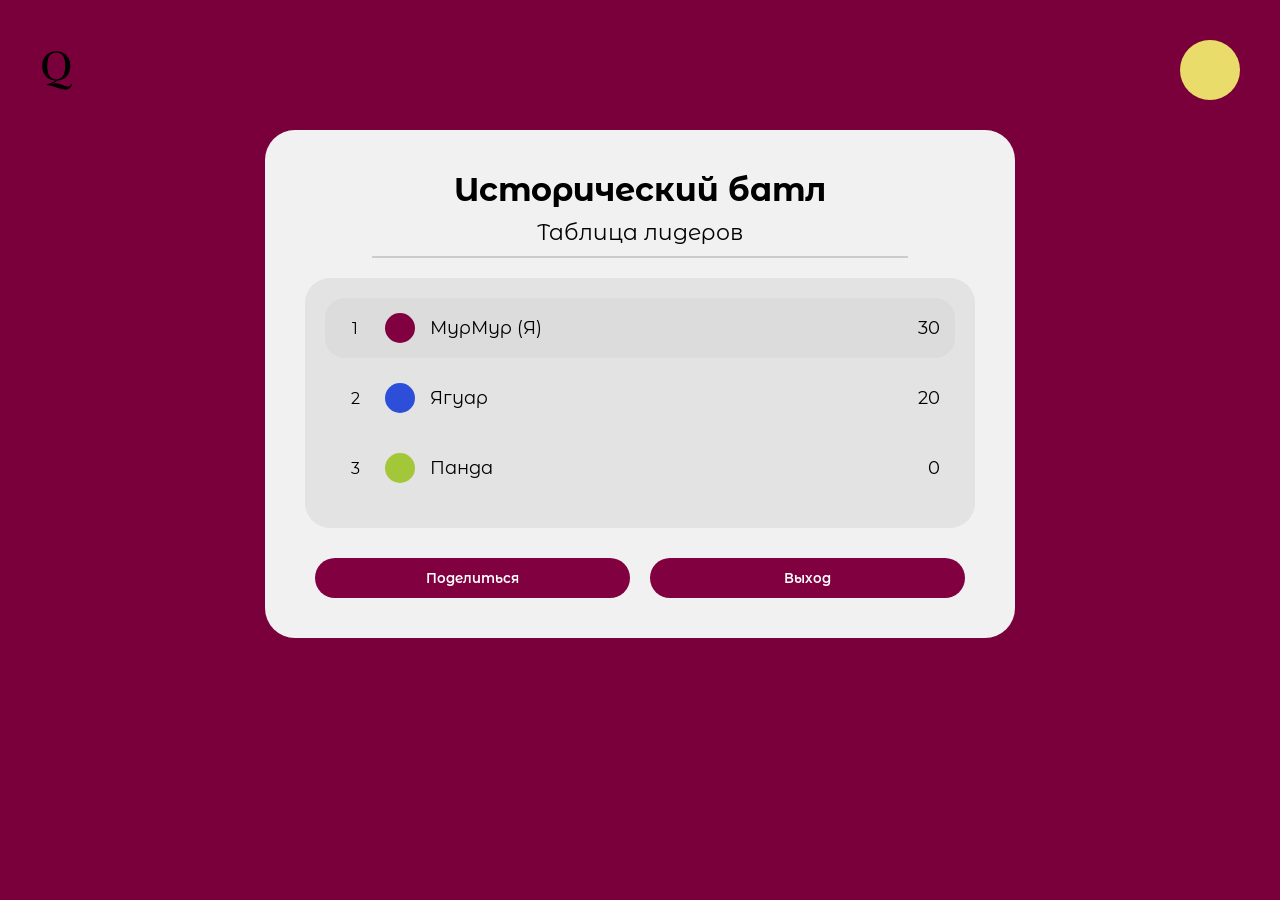
<file: Quereria-second_branch/src/main/resources/static/leaderboard.html>
<!DOCTYPE html>
<html lang="ru">
<head>
<meta charset="UTF-8">
<meta name="viewport" content="width=device-width, initial-scale=1.0">
<title>Квиз — таблица лидеров</title>

<link href="https://fonts.googleapis.com/css2?family=Montserrat+Alternates:wght@400;500;600&family=Rufina:wght@700&display=swap" rel="stylesheet">

<style>
* {
    margin:0;
    padding:0;
    box-sizing:border-box;
    font-family:'Montserrat Alternates', sans-serif;
}

body {
    background:#7a003c;
    padding:40px;
    min-height:100vh;
}

/* HEADER */
.header {
    display:flex;
    justify-content:space-between;
    margin-bottom:30px;
}
.logo {
    font-family:'Rufina', serif;
    font-size:42px;
}
.profile {
    width:60px;
    height:60px;
    border-radius:50%;
    background:#e9dc6a;
}

/* CARD */
.leaderboard-container {
    max-width:750px;
    margin:auto;
    background:#f1f1f1;
    border-radius:30px;
    padding:40px;
    text-align:center;
}

/* TITLES */
.leaderboard-title {
    font-size:32px;
    font-weight:700;
    margin-bottom:10px;
}

.subtitle {
    font-size:22px;
    margin-bottom:20px;
    position:relative;
}

.subtitle::after {
    content:"";
    display:block;
    height:2px;
    background:#ccc;
    width:80%;
    margin:10px auto;
}

/* LIST */
.leaderboard-list {
    background:#e3e3e3;
    border-radius:25px;
    padding:20px;
}

/* ITEM */
.leaderboard-item {
    display:flex;
    align-items:center;
    padding:15px;
    border-radius:20px;
    margin-bottom:10px;
}

.leaderboard-item.first {
    background:#dcdcdc;
}

/* RANK */
.rank-number {
    width:30px;
    text-align:center;
}

/* AVATAR */
.avatar {
    width:30px;
    height:30px;
    border-radius:50%;
    margin:0 15px;
}

.avatar.purple { background:#800040; }
.avatar.blue { background:#2d4ed8; }
.avatar.green { background:#a4c639; }

/* NAME */
.rank-name {
    flex:1;
    text-align:left;
    font-size:18px;
}

/* SCORE */
.rank-score {
    font-size:18px;
}

/* BUTTONS */
.buttons {
    display:flex;
    justify-content:space-between;
    margin-top:30px;
}

.btn {
    flex:1;
    margin:0 10px;
    padding:12px;
    border-radius:30px;
    border:none;
    color:white;
    font-weight:600;
    cursor:pointer;
    background:#800040;
    transition:0.3s;
}

.btn:hover {
    transform:translateY(-3px);
}
</style>
</head>

<body>

<div class="header">
    <div class="logo">Q</div>
    <div class="profile"></div>
</div>

<div class="leaderboard-container">
    <h1 class="leaderboard-title">Исторический батл</h1>
    <div class="subtitle">Таблица лидеров</div>

    <div class="leaderboard-list" id="leaderboardList"></div>

    <div class="buttons">
        <button class="btn">Поделиться</button>
        <button class="btn">Выход</button>
    </div>
</div>

<script>
// ДАННЫЕ
const leaderboardData = [
    { name: "МурМур (Я)", score: 30 },
    { name: "Ягуар", score: 20 },
    { name: "Панда", score: 0 }
];

const colors = ["purple", "blue", "green"];
const leaderboardList = document.getElementById('leaderboardList');

// СОРТИРОВКА
leaderboardData.sort((a,b)=>b.score-a.score);

// РЕНДЕР
leaderboardData.forEach((player,index)=>{
    const div = document.createElement('div');
    div.className = 'leaderboard-item';
    if(index===0) div.classList.add('first');

    div.innerHTML = `
        <span class="rank-number">${index+1}</span>
        <div class="avatar ${colors[index % colors.length]}"></div>
        <span class="rank-name">${player.name}</span>
        <span class="rank-score">${player.score}</span>
    `;

    leaderboardList.appendChild(div);
});
</script>
<script type="module" src="js/header.js"></script>
</body>
</html>
</file>
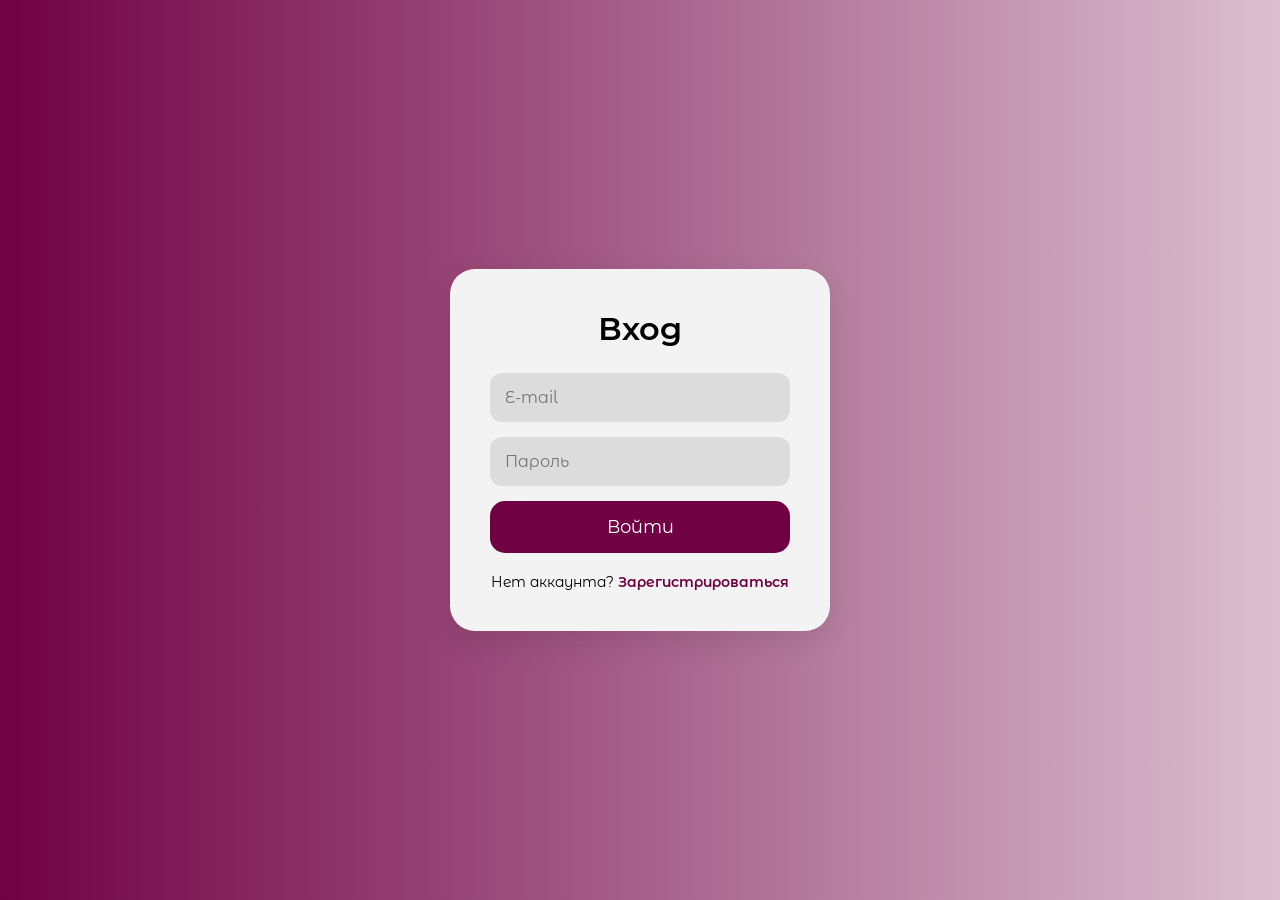
<file: Quereria-second_branch/src/main/resources/static/login.html>
<!DOCTYPE html>
<html lang="ru">
<head>
    <meta charset="UTF-8">
    <meta name="viewport" content="width=device-width, initial-scale=1.0">
    <title>Вход</title>
    <link href="https://fonts.googleapis.com/css2?family=Montserrat+Alternates:wght@400;600&display=swap" rel="stylesheet">
    <style>
        * {
            margin: 0;
            padding: 0;
            box-sizing: border-box;
            font-family: 'Montserrat Alternates', sans-serif;
        }

        body {
            height: 100vh;
            display: flex;
            justify-content: center;
            align-items: center;
            background: linear-gradient(90deg, #700143, #ffffff, #b04a75, #700143);
            background-size: 400% 400%;
            animation: gradientBG 10s ease infinite;
        }

        @keyframes gradientBG {
            0% { background-position: 0% 50%; }
            50% { background-position: 100% 50%; }
            100% { background-position: 0% 50%; }
        }

        .container {
            background: #f3f3f3;
            padding: 40px;
            width: 380px;
            border-radius: 25px;
            text-align: center;
            box-shadow: 0 10px 30px rgba(0,0,0,0.1);
        }

        h1 {
            margin-bottom: 25px;
            font-weight: 600;
        }

        input {
            width: 100%;
            padding: 15px;
            margin-bottom: 15px;
            border-radius: 12px;
            border: none;
            background: #dcdcdc;
            font-size: 16px;
        }

        input:focus {
            outline: none;
            background: #cfcfcf;
        }

        button {
            width: 100%;
            padding: 15px;
            border-radius: 15px;
            border: none;
            background: #700143;
            color: white;
            font-size: 18px;
            cursor: pointer;
        }

        .bottom-text {
            margin-top: 20px;
            font-size: 14px;
        }

        .bottom-text a {
            color: #700143;
            text-decoration: none;
            font-weight: 600;
        }

        .alert {
            display: none;
            margin-bottom: 15px;
            padding: 10px;
            background: #ffcccc;
            color: #700143;
            border-radius: 10px;
            font-size: 14px;
        }
    </style>
</head>
<body>
<div class="container">
    <h1>Вход</h1>

    <div class="alert" id="alertBox"></div>

    <input type="text" id="email" placeholder="E-mail">
    <input type="password" id="password" placeholder="Пароль">

    <button id="loginBtn">Войти</button>

    <div class="bottom-text">
        Нет аккаунта? <a href="registration.html">Зарегистрироваться</a>
    </div>
</div>

<script>
    const emailInput = document.getElementById('email');
    const passwordInput = document.getElementById('password');
    const loginBtn = document.getElementById('loginBtn');
    const alertBox = document.getElementById('alertBox');

    loginBtn.addEventListener('click', async () => {
        try {
            const response = await fetch('/api/auth/login', {
                method: 'POST',
                headers: {
                    'Content-Type': 'application/json'
                },
                credentials: 'include',
                body: JSON.stringify({
                    email: emailInput.value.trim(),
                    password: passwordInput.value.trim()
                })
            });

            const data = await response.json();

            if (!response.ok) {
                throw new Error(data.message || data.error || 'Ошибка входа');
            }

            window.location.href = 'mainpage.html';
        } catch (error) {
            alertBox.style.display = 'block';
            alertBox.textContent = error.message || 'Ошибка входа';
        }
    });
</script>
<script type="module" src="js/header.js"></script>
</body>
</html>
</file>
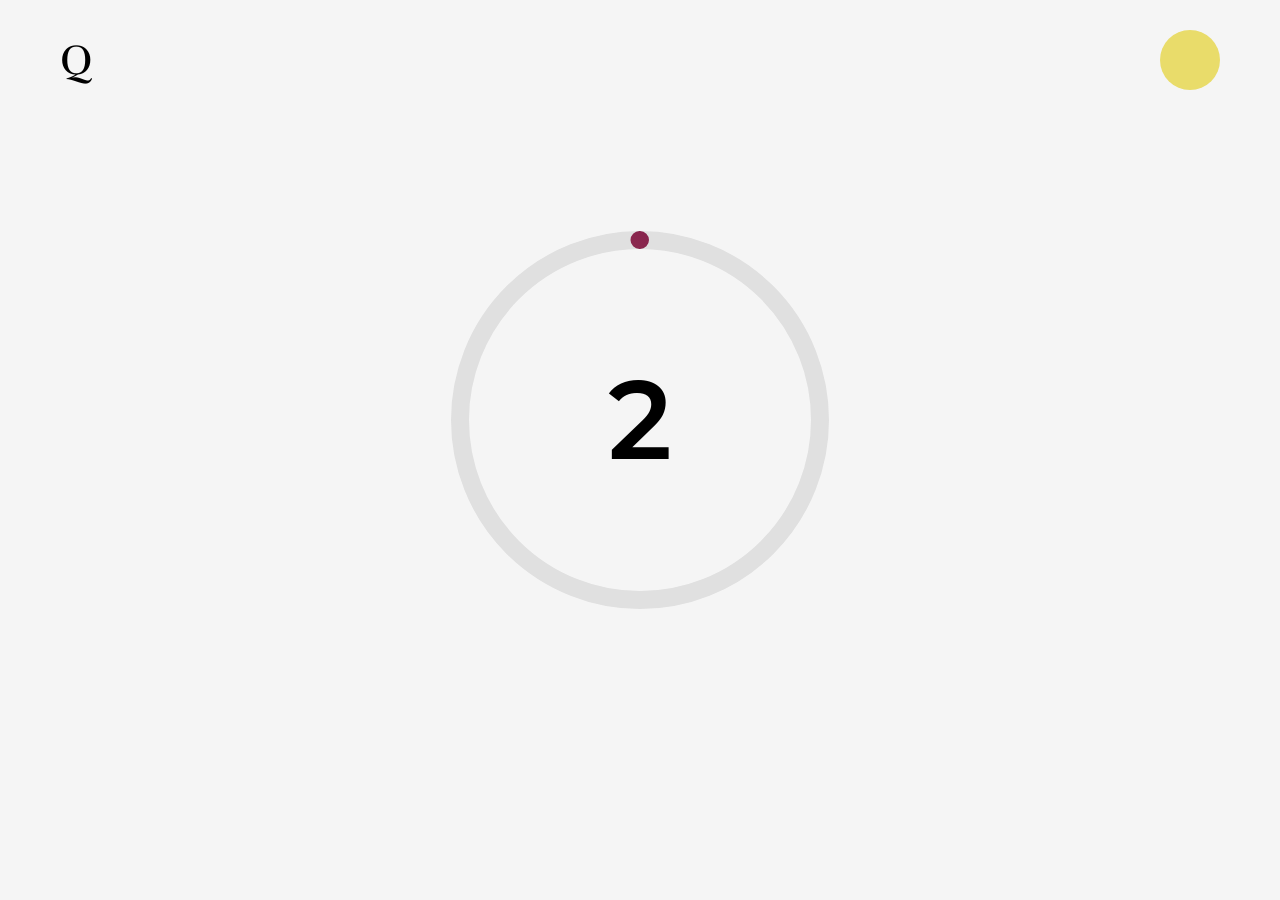
<file: Quereria-second_branch/src/main/resources/static/question_participant.html>
<!DOCTYPE html>
<html lang="ru">
<head>
    <meta charset="UTF-8">
    <meta name="viewport" content="width=device-width, initial-scale=1.0">
    <title>Исторический квиз</title>
    <link href="https://fonts.googleapis.com/css2?family=Montserrat+Alternates:wght@400;500;600&family=Rufina:wght@700&display=swap" rel="stylesheet">
    <style>
        * {
            margin: 0;
            padding: 0;
            box-sizing: border-box;
            font-family: 'Montserrat Alternates', sans-serif;
        }

        body {
            background: #f5f5f5;
            padding: 30px 60px;
            min-height: 100vh;
        }

        /* HEADER */
        .header {
            display: flex;
            align-items: center;
            justify-content: space-between;
            margin-bottom: 40px;
        }

        .left {
            display: flex;
            align-items: center;
            gap: 20px;
        }

        .logo {
            font-family: 'Rufina', serif;
            font-size: 42px;
        }

        .profile {
            width: 60px;
            height: 60px;
            border-radius: 50%;
            background: #e9dc6a;
        }

        /* TIMER AREA */
        .timer-container {
            display: flex;
            justify-content: center;
            align-items: center;
            margin-top: 120px;
        }

        .timer {
            position: relative;
            width: 420px;
            height: 420px;
        }

        .timer svg {
            transform: rotate(-90deg);
        }

        .timer circle {
            fill: none;
            stroke-width: 18;
            stroke-linecap: round;
        }

        .bg {
            stroke: #e0e0e0;
        }

        .progress {
            stroke: url(#grad);
            stroke-dasharray: 1130;
            stroke-dashoffset: 0;
            animation: countdown 3s linear forwards;
        }

        @keyframes countdown {
            from { stroke-dashoffset: 0; }
            to { stroke-dashoffset: 1130; }
        }

        .number {
            position: absolute;
            top: 50%;
            left: 50%;
            transform: translate(-50%, -50%);
            font-size: 110px;
            font-weight: 600;
        }

        /* QUESTION PAGE */
        .question-container {
            max-width: 900px;
            margin: 20px auto 40px;
            background: white;
            border-radius: 60px;
            padding: 50px 60px;
            box-shadow: 0 20px 40px rgba(0,0,0,0.1);
        }

        .question-header {
            display: flex;
            align-items: center;
            justify-content: space-between;
            margin-bottom: 30px;
        }

        .question-number {
            font-size: 42px;
            font-weight: 600;
            background: linear-gradient(135deg, #E9DC6A, #A24B58, #700143);
            -webkit-background-clip: text;
            -webkit-text-fill-color: transparent;
            background-clip: text;
        }

        .timer-large {
            font-size: 36px;
            font-weight: 700;
            color: #700143;
            background: #f8f8f8;
            padding: 15px 40px;
            border-radius: 60px;
            box-shadow: 0 4px 15px rgba(0,0,0,0.1);
            border: 2px solid #e9dc6a;
        }

        .question-title {
            font-size: 36px;
            font-weight: 600;
            margin-bottom: 40px;
            color: #333;
            line-height: 1.4;
        }

        .options-grid {
            display: flex;
            flex-direction: column;
            gap: 20px;
            margin-bottom: 40px;
        }

        .option {
            display: flex;
            align-items: center;
            padding: 25px 30px;
            background: #f8f8f8;
            border-radius: 50px;
            cursor: pointer;
            transition: all 0.3s ease;
            border: 2px solid transparent;
            position: relative;
        }

        .option:hover {
            background: #f0f0f0;
            transform: translateX(10px);
        }

        .option.selected {
            background: linear-gradient(135deg, #fff2d0 0%, #ffd5c0 100%);
            border-color: #e9dc6a;
            box-shadow: 0 10px 20px rgba(233, 220, 106, 0.2);
        }

        .option.correct {
            background: linear-gradient(135deg, #d4edda 0%, #c3e6cb 100%);
            border-color: #28a745;
        }

        .option.incorrect {
            background: linear-gradient(135deg, #f8d7da 0%, #f5c6cb 100%);
            border-color: #dc3545;
        }

        .option input[type="radio"] {
            width: 24px;
            height: 24px;
            margin-right: 20px;
            cursor: pointer;
            accent-color: #A24B58;
        }

        .option-text {
            font-size: 24px;
            color: #333;
            font-weight: 500;
        }

        .check-mark {
            position: absolute;
            right: 30px;
            font-size: 28px;
            color: #A24B58;
            display: none;
        }

        .option.selected .check-mark {
            display: block;
        }

        .submit-btn {
            background: linear-gradient(135deg, #E9DC6A 0%, #A24B58 50%, #700143 100%);
            color: white;
            border: none;
            padding: 20px 50px;
            font-size: 24px;
            font-weight: 600;
            border-radius: 60px;
            cursor: pointer;
            transition: transform 0.3s ease, box-shadow 0.3s ease;
            width: 100%;
            letter-spacing: 1px;
        }

        .submit-btn:hover:not(:disabled) {
            transform: translateY(-3px);
            box-shadow: 0 20px 30px rgba(162, 75, 88, 0.3);
        }

        .submit-btn:disabled {
            opacity: 0.5;
            cursor: not-allowed;
        }

        /* RATING PAGE */
        .rating-container {
            max-width: 800px;
            margin: 40px auto;
            background: white;
            border-radius: 60px;
            padding: 50px 60px;
            box-shadow: 0 20px 40px rgba(0,0,0,0.1);
            text-align: center;
        }

        .rating-title {
            font-size: 48px;
            font-weight: 700;
            margin-bottom: 20px;
            background: linear-gradient(135deg, #E9DC6A, #A24B58, #700143);
            -webkit-background-clip: text;
            -webkit-text-fill-color: transparent;
            background-clip: text;
        }

        .correct-answer-section {
            background: linear-gradient(135deg, #f8f9fa 0%, #e9ecef 100%);
            border-radius: 40px;
            padding: 30px;
            margin-bottom: 40px;
            border: 2px solid #e9dc6a;
        }

        .correct-answer-label {
            font-size: 24px;
            color: #666;
            margin-bottom: 10px;
        }

        .correct-answer-value {
            font-size: 48px;
            font-weight: 700;
            color: #700143;
        }

        .leaderboard-title {
            font-size: 36px;
            font-weight: 600;
            margin-bottom: 30px;
            color: #333;
        }

        .leaderboard-list {
            display: flex;
            flex-direction: column;
            gap: 15px;
        }

        .leaderboard-item {
            display: flex;
            align-items: center;
            justify-content: space-between;
            padding: 20px 30px;
            background: #f8f8f8;
            border-radius: 50px;
            font-size: 24px;
            font-weight: 500;
            transition: transform 0.3s ease;
        }

        .leaderboard-item:hover {
            transform: translateX(10px);
            background: #f0f0f0;
        }

        .leaderboard-item.first {
            background: linear-gradient(135deg, #fff2d0 0%, #ffd5c0 100%);
            border: 2px solid #e9dc6a;
        }

        .rank {
            display: flex;
            align-items: center;
            gap: 15px;
        }

        .rank-number {
            width: 40px;
            height: 40px;
            border-radius: 50%;
            background: #700143;
            color: white;
            display: flex;
            align-items: center;
            justify-content: center;
            font-size: 20px;
        }

        .rank-name {
            font-size: 24px;
        }

        .rank-score {
            font-size: 28px;
            font-weight: 700;
            color: #700143;
        }

        .play-again-btn {
            margin-top: 40px;
            background: linear-gradient(135deg, #E9DC6A 0%, #A24B58 50%, #700143 100%);
            color: white;
            border: none;
            padding: 20px 50px;
            font-size: 24px;
            font-weight: 600;
            border-radius: 60px;
            cursor: pointer;
            transition: transform 0.3s ease, box-shadow 0.3s ease;
            width: 100%;
        }

        .play-again-btn:hover {
            transform: translateY(-3px);
            box-shadow: 0 20px 30px rgba(162, 75, 88, 0.3);
        }

        /* Timer page hide/show */
        .timer-page {
            display: block;
        }

        .question-page {
            display: none;
        }

        .rating-page {
            display: none;
        }

        @media (max-width: 768px) {
            body {
                padding: 20px;
            }
            
            .question-container, .rating-container {
                padding: 30px;
                border-radius: 40px;
            }
            
            .question-title {
                font-size: 24px;
            }
            
            .option {
                padding: 20px;
            }
            
            .option-text {
                font-size: 18px;
            }
            
            .submit-btn {
                font-size: 20px;
                padding: 15px 30px;
            }
            
            .timer-large {
                font-size: 24px;
                padding: 10px 20px;
            }
            
            .rating-title {
                font-size: 36px;
            }
            
            .correct-answer-value {
                font-size: 32px;
            }
            
            .leaderboard-item {
                font-size: 18px;
                padding: 15px 20px;
            }
        }
    </style>
</head>
<body>
    <!-- TIMER PAGE -->
    <div class="timer-page" id="timerPage">
        <div class="header">
            <div class="left">
                <div class="logo">Q</div>
            </div>
            <div class="profile"></div>
        </div>

        <div class="timer-container">
            <div class="timer">
                <svg width="420" height="420">
                    <defs>
                        <linearGradient id="grad" x1="0%" y1="0%" x2="100%" y2="100%">
                            <stop offset="0%" stop-color="#E9DC6A"/>
                            <stop offset="50%" stop-color="#A24B58"/>
                            <stop offset="100%" stop-color="#700143"/>
                        </linearGradient>
                    </defs>
                    <circle class="bg" cx="210" cy="210" r="180"></circle>
                    <circle class="progress" cx="210" cy="210" r="180"></circle>
                </svg>
                <div class="number" id="timerNumber">3</div>
            </div>
        </div>
    </div>

    <!-- QUESTION PAGE -->
    <div class="question-page" id="questionPage">
        <div class="header">
            <div class="left">
                <div class="logo">Q</div>
            </div>
            <div class="profile"></div>
        </div>

        <div class="question-container">
            <div class="question-header">
                <span class="question-number">Вопрос 1</span>
                <span class="timer-large" id="questionTimer">15с</span>
            </div>

            <h2 class="question-title">Кто был первым римским императором?</h2>
            
            <div class="options-grid" id="optionsList">
                <label class="option" data-value="Юлий Цезарь">
                    <input type="radio" name="answer" value="Юлий Цезарь">
                    <span class="option-text">Юлий Цезарь</span>
                    <span class="check-mark">✓</span>
                </label>
                <label class="option" data-value="Октавиан Август">
                    <input type="radio" name="answer" value="Октавиан Август">
                    <span class="option-text">Октавиан Август</span>
                    <span class="check-mark">✓</span>
                </label>
                <label class="option" data-value="Нерон">
                    <input type="radio" name="answer" value="Нерон">
                    <span class="option-text">Нерон</span>
                    <span class="check-mark">✓</span>
                </label>
                <label class="option" data-value="Траян">
                    <input type="radio" name="answer" value="Траян">
                    <span class="option-text">Траян</span>
                    <span class="check-mark">✓</span>
                </label>
            </div>

            <button class="submit-btn" id="submitBtn">Проверить ответ</button>
        </div>
    </div>

    <!-- RATING PAGE -->
    <div class="rating-page" id="ratingPage">
        <div class="header">
            <div class="left">
                <div class="logo">Q</div>
            </div>
            <div class="profile"></div>
        </div>
        <!-- Подтягивается из введенной информации о квизе -->
        <div class="rating-container">
            <h1 class="rating-title">Исторический батл</h1>
            
            <div class="correct-answer-section">
                <div class="correct-answer-label">Правильный ответ:</div>
                <div class="correct-answer-value">Октавиан Август</div>
            </div>

            <h2 class="leaderboard-title">Таблица лидеров</h2>
            
            <div class="leaderboard-list">
                <div class="leaderboard-item first">
                    <div class="rank">
                        <span class="rank-number">1</span>
                        <span class="rank-name">МурМур (Я)</span>
                    </div>
                    <span class="rank-score">30</span>
                </div>
                <div class="leaderboard-item">
                    <div class="rank">
                        <span class="rank-number">2</span>
                        <span class="rank-name">Ягуар</span>
                    </div>
                    <span class="rank-score">20</span>
                </div>
                <div class="leaderboard-item">
                    <div class="rank">
                        <span class="rank-number">3</span>
                        <span class="rank-name">Панда</span>
                    </div>
                    <span class="rank-score">0</span>
                </div>
            </div>
        </div>
    </div>
<script>
        // Получаем элементы
        const timerPage = document.getElementById('timerPage');
        const questionPage = document.getElementById('questionPage');
        const ratingPage = document.getElementById('ratingPage');
        const timerNumber = document.getElementById('timerNumber');
        const questionTimer = document.getElementById('questionTimer');
        const submitBtn = document.getElementById('submitBtn');
        const options = document.querySelectorAll('input[name="answer"]');
        const optionLabels = document.querySelectorAll('.option');
        
        // Таймер обратного отсчета на первой странице (3 секунды)
        let timeLeft = 3;
        let questionTimeLeft = 15;
        let answerSelected = false;
        let questionTimerInterval;
        
        // Обновляем число на таймере
        timerNumber.textContent = timeLeft;
        
        // Запускаем обратный отсчет
        const countdownInterval = setInterval(() => {
            timeLeft--;
            timerNumber.textContent = timeLeft;
            
            if (timeLeft <= 0) {
                clearInterval(countdownInterval);
                
                // Переключаемся на страницу с вопросом
                timerPage.style.display = 'none';
                questionPage.style.display = 'block';
                
                // Запускаем таймер на странице вопроса (15 секунд)
                startQuestionTimer();
            }
        }, 1000);

        function startQuestionTimer() {
            questionTimeLeft = 15;
            questionTimer.textContent = questionTimeLeft + 'с';
            
            questionTimerInterval = setInterval(() => {
                questionTimeLeft--;
                questionTimer.textContent = questionTimeLeft + 'с';
                
                if (questionTimeLeft <= 0) {
                    clearInterval(questionTimerInterval);
                    // Если время вышло, показываем правильный ответ
                    showCorrectAnswer();
                    
                    // Переходим на страницу рейтинга через 2 секунды
                    setTimeout(() => {
                        questionPage.style.display = 'none';
                        ratingPage.style.display = 'block';
                    }, 2000);
                }
            }, 1000);
        }

        // Обработка выбора варианта ответа
        options.forEach(option => {
            option.addEventListener('change', function() {
                // Убираем класс selected у всех опций
                optionLabels.forEach(opt => {
                    opt.classList.remove('selected');
                });
                
                // Добавляем класс selected к родителю выбранной радио-кнопки
                if (this.checked) {
                    this.closest('.option').classList.add('selected');
                    answerSelected = true;
                }
            });
        });

        // Обработка клика по всей области опции
        optionLabels.forEach(optionDiv => {
            optionDiv.addEventListener('click', function() {
                const radio = this.querySelector('input[type="radio"]');
                radio.checked = true;
                
                // Запускаем событие change
                const event = new Event('change', { bubbles: true });
                radio.dispatchEvent(event);
            });
        });

        // Функция показа правильного ответа
        function showCorrectAnswer() {
            const correctAnswer = "Октавиан Август";
            
            optionLabels.forEach(option => {
                const optionValue = option.querySelector('.option-text').textContent;
                
                if (optionValue === correctAnswer) {
                    option.classList.add('correct');
                }
                
                // Если был выбран неправильный ответ, подсвечиваем его красным
                if (option.querySelector('input[type="radio"]').checked && optionValue !== correctAnswer) {
                    option.classList.add('incorrect');
                }
            });
        }

        // Обработка нажатия на кнопку проверки
        submitBtn.addEventListener('click', function() {
            const selectedOption = document.querySelector('input[name="answer"]:checked');
            
            if (!selectedOption) return;

            const answer = selectedOption.value;
            const correctAnswer = "Октавиан Август";
            
            // Останавливаем таймер вопроса
            clearInterval(questionTimerInterval);
            
            // Подсвечиваем правильный и неправильный ответы
            optionLabels.forEach(option => {
                const optionValue = option.querySelector('.option-text').textContent;
                
                if (optionValue === correctAnswer) {
                    option.classList.add('correct');
                }
                
                if (option.querySelector('input[type="radio"]').checked && optionValue !== correctAnswer) {
                    option.classList.add('incorrect');
                }
            });
            
            // Блокируем все опции после ответа
            options.forEach(option => {
                option.disabled = true;
            });
            
            submitBtn.disabled = true;
            
            // Переходим на страницу рейтинга через 2 секунды
            setTimeout(() => {
                questionPage.style.display = 'none';
                ratingPage.style.display = 'block';
            }, 2000);
        });

        // Обработка окончания анимации прогресс-бара
        const progressCircle = document.querySelector('.progress');
        progressCircle.addEventListener('animationend', function() {
            if (timeLeft <= 0) {
                timerPage.style.display = 'none';
                questionPage.style.display = 'block';
                startQuestionTimer();
            }
        });
        // Кликабельность желтого кружочка (профиля) - переход в личный кабинет (только на этапе ожидания перед началом)
        const profileCircle = document.querySelector('.profile');
        profileCircle.style.cursor = 'pointer';
        profileCircle.addEventListener('click', function() {
     window.location.href = 'profile.html';
});
    </script>
    <script type="module" src="js/header.js"></script>
</body>
</html>
</file>
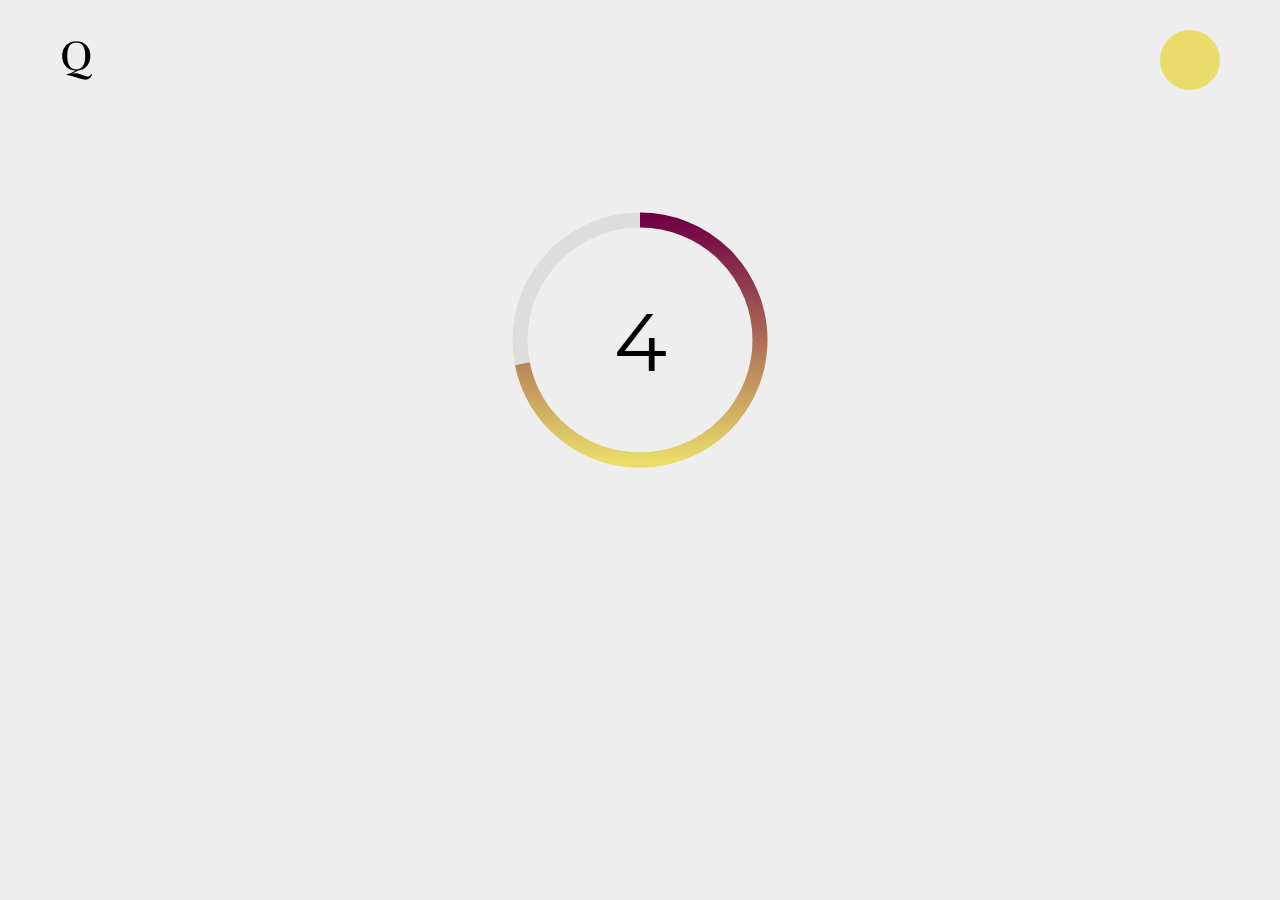
<file: Quereria-second_branch/src/main/resources/static/question_user.html>
<!DOCTYPE html>
<html lang="ru">
<head>
<meta charset="UTF-8">
<meta name="viewport" content="width=device-width, initial-scale=1.0">
<title>Квиз — ведущий + лидеры</title>
<link href="https://fonts.googleapis.com/css2?family=Montserrat+Alternates:wght@400;500;600&family=Rufina:wght@700&display=swap" rel="stylesheet">
<style>
/* ===== GLOBAL ===== */
* {margin:0; padding:0; box-sizing:border-box; font-family:'Montserrat Alternates',sans-serif;}
body {background:#eeeeee; padding:30px; transition:padding 0.3s;}
body.leaderboard-active {padding:0;}
.header {display:flex; justify-content:space-between; margin-bottom:30px; padding:0 30px;}
.logo {font-family:'Rufina',serif; font-size:42px;}
.profile {width:60px; height:60px; border-radius:50%; background:#e9dc6a;}

/* ===== TIMER ===== */
.timer-container {display:flex; justify-content:center; margin-top:100px;}
.timer {position:relative;}
.timer svg {transform:rotate(-90deg);}
.progress {stroke:url(#grad); stroke-dasharray:0; stroke-dashoffset:0; transition:stroke-dashoffset 0.05s linear;}
.bg {stroke:#ddd;}
.number {position:absolute; top:50%; left:50%; transform:translate(-50%, -50%); font-size:80px;}

/* ===== QUESTION ===== */
.question-page {display:none;}
.question-container {background:white; padding:40px; border-radius:40px; max-width:800px; margin:auto;}
.question-header {display:flex; justify-content:space-between; margin-bottom:20px;}
.timer-large {font-size:24px; background:#f8f8f8; padding:10px 20px; border-radius:30px;}
.question-title {font-size:28px; margin-bottom:20px;}
.options-grid {display:flex; flex-direction:column; gap:15px;}
.option {padding:15px; border-radius:30px; background:#f5f5f5; position:relative; cursor:pointer;}
.option.correct {background:linear-gradient(135deg,#d4edda,#c3e6cb); border:2px solid #28a745; font-weight:600;}
.option.correct::after {content:"✔"; position:absolute; right:20px; font-size:20px; color:#28a745;}
.option.incorrect {background:linear-gradient(135deg,#f8d7da,#f5c6cb); border:2px solid #dc3545; font-weight:600;}
.control-buttons {display:flex; gap:10px; margin-top:30px;}
button {flex:1; padding:15px; border-radius:30px; border:none; cursor:pointer; font-weight:600;}
.continue-btn {background:linear-gradient(135deg,#700143,#700143); color:white;}
.pause-btn {background:#eee;}
.end-btn {background:#700143; color:white;}

/* ===== LEADERBOARD ===== */
.leaderboard-page {display:none; padding:40px 0; min-height:100vh; background:#7a003c;}
.leaderboard-container {max-width:750px; margin:auto; background:#f1f1f1; border-radius:30px; padding:40px; text-align:center;}
.leaderboard-title {font-size:32px; font-weight:700; margin-bottom:10px;}
.subtitle {font-size:22px; margin-bottom:20px; position:relative;}
.subtitle::after {content:""; display:block; height:2px; background:#ccc; width:80%; margin:10px auto;}
.leaderboard-list {background:#e3e3e3; border-radius:25px; padding:20px;}
.leaderboard-item {display:flex; align-items:center; padding:15px; border-radius:20px; margin-bottom:10px;}
.leaderboard-item.first {background:#dcdcdc;}
.rank-number {width:30px; text-align:center;}
.avatar {width:30px; height:30px; border-radius:50%; margin:0 15px;}
.avatar.purple {background:#800040;}
.avatar.blue {background:#2d4ed8;}
.avatar.green {background:#a4c639;}
.rank-name {flex:1; text-align:left; font-size:18px;}
.rank-score {font-size:18px;}
.buttons {display:flex; justify-content:space-between; margin-top:30px;}
.btn {flex:1; margin:0 10px; padding:12px; border-radius:30px; border:none; color:white; font-weight:600; cursor:pointer; background:#800040; transition:0.3s;}
.btn:hover {transform:translateY(-3px);}
</style>
</head>
<body>

<!-- TIMER -->
<div id="timerPage">
    <div class="header"><div class="logo">Q</div><div class="profile"></div></div>
    <div class="timer-container">
        <div class="timer">
            <svg width="300" height="300">
                <defs>
                    <linearGradient id="grad">
                        <stop offset="0%" stop-color="#E9DC6A"/>
                        <stop offset="100%" stop-color="#700143"/>
                    </linearGradient>
                </defs>
                <circle class="bg" cx="150" cy="150" r="120" stroke-width="15" fill="none"/>
                <circle class="progress" cx="150" cy="150" r="120" stroke-width="15" fill="none"/>
            </svg>
            <div class="number" id="timerNumber">3</div>
        </div>
    </div>
</div>

<!-- QUESTION -->
<div class="question-page" id="questionPage">
    <div class="header"><div class="logo">Q</div><div class="profile"></div></div>
    <div class="question-container">
        <div class="question-header">
            <span id="questionNumber">Вопрос 1</span>
            <span class="timer-large" id="questionTimer">15с</span>
        </div>
        <h2 class="question-title" id="questionText"></h2>
        <div class="options-grid" id="optionsList"></div>
        <div class="control-buttons">
            <button class="continue-btn" id="continueBtn">Проверить ответ</button>
            <button class="pause-btn" id="pauseBtn">Пауза</button>
            <button class="end-btn" id="endBtn">Завершить</button>
        </div>
    </div>
</div>

<!-- INTERMEDIATE LEADERBOARD -->
<div class="leaderboard-page" id="intermediateLeaderboard">
    <div class="header"><div class="logo">Q</div><div class="profile"></div></div>
    <div class="leaderboard-container">
        <h1 class="leaderboard-title">Промежуточная таблица</h1>
        <div class="subtitle">Текущие очки игроков</div>
        <div class="leaderboard-list" id="intermediateList"></div>
        <div class="buttons">
            <button class="btn" id="continueQuizBtn">Продолжить квиз</button>
        </div>
    </div>
</div>

<!-- FINAL LEADERBOARD -->
<div class="leaderboard-page" id="leaderboardPage">
    <div class="header"><div class="logo">Q</div><div class="profile"></div></div>
    <div class="leaderboard-container">
        <h1 class="leaderboard-title">Исторический батл — финал</h1>
        <div class="subtitle">Таблица лидеров</div>
        <div class="leaderboard-list" id="leaderboardList"></div>
        <div class="buttons">
            <button class="btn" id="newQuizBtn">Новый квиз</button>
            <button class="btn" id="exitBtn">Выход</button>
        </div>
    </div>
</div>

<script>
// ===== ДАННЫЕ =====
const questions = [
    {question:"Кто был первым римским императором?", options:[{text:"Юлий Цезарь", correct:false},{text:"Октавиан Август", correct:true},{text:"Нерон", correct:false}]},
    {question:"Столица Франции?", options:[{text:"Берлин", correct:false},{text:"Париж", correct:true},{text:"Рим", correct:false}]}
];
const leaderboardData = [
    {name:"МурМур (Я)", score:0},
    {name:"Ягуар", score:20},
    {name:"Панда", score:0}
];

// ===== ЭЛЕМЕНТЫ =====
const timerPage=document.getElementById('timerPage');
const questionPage=document.getElementById('questionPage');
const leaderboardPage=document.getElementById('leaderboardPage');
const intermediateLeaderboard=document.getElementById('intermediateLeaderboard');
const timerNumber=document.getElementById('timerNumber');
const questionTimer=document.getElementById('questionTimer');
const continueBtn=document.getElementById('continueBtn');
const pauseBtn=document.getElementById('pauseBtn');
const endBtn=document.getElementById('endBtn');
const continueQuizBtn=document.getElementById('continueQuizBtn');
const circle=document.querySelector('.progress');
const radius=120;
const circumference=2*Math.PI*radius;
circle.style.strokeDasharray=circumference;
circle.style.strokeDashoffset=circumference;

// ===== СОСТОЯНИЕ =====
let currentQuestionIndex=0;
let questionTimeLeft=15;
let interval;
let paused=false;

// ===== ПЛАВНЫЙ ТАЙМЕР СТАРТА =====
function startIntroTimer(seconds){
    let start=Date.now();
    function animate(){
        let elapsed=(Date.now()-start)/1000;
        let timeLeftSec=Math.ceil(seconds-elapsed);
        if(timeLeftSec<0) timeLeftSec=0;
        timerNumber.textContent=timeLeftSec;
        circle.style.strokeDashoffset=circumference*(elapsed/seconds);
        if(elapsed<seconds){
            requestAnimationFrame(animate);
        } else {
            timerPage.style.display='none';
            questionPage.style.display='block';
            renderQuestion();
            startQuestionTimer();
        }
    }
    animate();
}

// ===== РЕНДЕР ВОПРОСА =====
function renderQuestion(){
    const q=questions[currentQuestionIndex];
    document.getElementById('questionText').textContent=q.question;
    document.getElementById('questionNumber').textContent="Вопрос "+(currentQuestionIndex+1);
    const list=document.getElementById('optionsList');
    list.innerHTML='';
    q.options.forEach(opt=>{
        const div=document.createElement('div');
        div.className='option';
        div.textContent=opt.text;
        div.dataset.correct = opt.correct;
        div.addEventListener('click',()=>{
            document.querySelectorAll('.option').forEach(o=>o.classList.remove('selected'));
            div.classList.add('selected');
        });
        list.appendChild(div);
    });
}

// ===== ТАЙМЕР ВОПРОСА =====
function startQuestionTimer(reset=true){
    clearInterval(interval);
    if(reset) questionTimeLeft=15;
    questionTimer.textContent=questionTimeLeft+'с';
    interval=setInterval(()=>{
        questionTimeLeft--;
        questionTimer.textContent=questionTimeLeft+'с';
        if(questionTimeLeft<=0){
            clearInterval(interval);
            nextQuestion();
        }
    },1000);
}

// ===== ОБРАБОТКА ВОПРОСА =====
continueBtn.onclick = () => {
    const selectedOption = document.querySelector('.option.selected');
    if(selectedOption){
        if(selectedOption.dataset.correct === "true"){
            leaderboardData[0].score += 10; // начисляем очки текущему игроку
        }
    }
    clearInterval(interval);
    nextQuestion();
};

pauseBtn.onclick = () => {
    if(paused){startQuestionTimer(false); pauseBtn.textContent='Пауза';}
    else{clearInterval(interval); pauseBtn.textContent='Продолжить';}
    paused=!paused;
};

endBtn.onclick = () => {clearInterval(interval); showFinalLeaderboard();};

// ===== СЛЕДУЮЩИЙ ВОПРОС =====
function nextQuestion(){
    questionPage.style.display='none';
    showIntermediateLeaderboard();
}

// ===== ПРОМЕЖУТОЧНАЯ ТАБЛИЦА =====
function showIntermediateLeaderboard(){
    intermediateLeaderboard.style.display='block';
    document.body.classList.add('leaderboard-active');
    const list = document.getElementById('intermediateList');
    list.innerHTML='';
    const colors=['purple','blue','green'];
    leaderboardData.forEach((player,index)=>{
        const div = document.createElement('div');
        div.className='leaderboard-item';
        if(index===0) div.classList.add('first');
        div.innerHTML = `
            <span class="rank-number">${index+1}</span>
            <div class="avatar ${colors[index%colors.length]}"></div>
            <span class="rank-name">${player.name}</span>
            <span class="rank-score">${player.score}</span>
        `;
        list.appendChild(div);
    });
}

continueQuizBtn.onclick = () => {
    intermediateLeaderboard.style.display='none';
    document.body.classList.remove('leaderboard-active');
    currentQuestionIndex++;
    if(currentQuestionIndex < questions.length){
        renderQuestion();
        questionPage.style.display='block';
        startQuestionTimer();
    } else showFinalLeaderboard();
}

// ===== ФИНАЛЬНАЯ ТАБЛИЦА =====
function showFinalLeaderboard(){
    questionPage.style.display='none';
    intermediateLeaderboard.style.display='none';
    leaderboardPage.style.display='block';
    document.body.classList.add('leaderboard-active');
    leaderboardData.sort((a,b)=>b.score-a.score);
    const list=document.getElementById('leaderboardList');
    list.innerHTML='';
    const colors=['purple','blue','green'];
    leaderboardData.forEach((player,index)=>{
        const div=document.createElement('div');
        div.className='leaderboard-item';
        if(index===0) div.classList.add('first');
        div.innerHTML=`
            <span class="rank-number">${index+1}</span>
            <div class="avatar ${colors[index%colors.length]}"></div>
            <span class="rank-name">${player.name}</span>
            <span class="rank-score">${player.score}</span>
        `;
        list.appendChild(div);
    });
}

// ===== КНОПКИ НОВЫЙ КВИЗ / ВЫХОД =====
document.getElementById('newQuizBtn').onclick = () => {
    const params = new URLSearchParams(window.location.search);
    const quizId = params.get('quizId');
    if (quizId) {
        window.location.href = `waitingroom_user.html?quizId=${quizId}`;
    } else {
        window.location.href = 'index.html';
    }
};
document.getElementById('exitBtn').onclick = () => {window.location.href='index.html';};

// ===== ЗАПУСК =====
startIntroTimer(5);
</script>
<script type="module" src="js/header.js"></script>
</body>
</html>
</file>
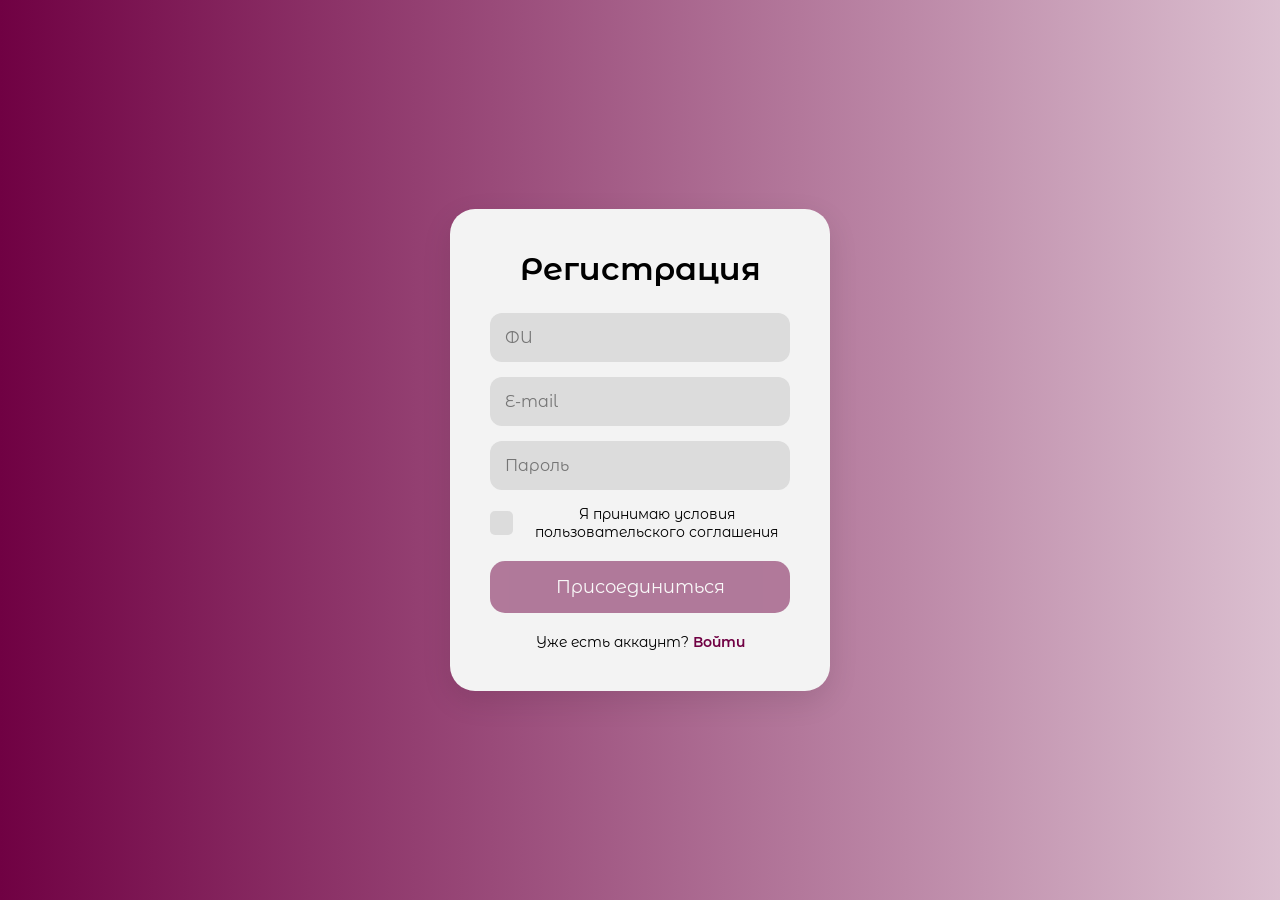
<file: Quereria-second_branch/src/main/resources/static/registration.html>
<!DOCTYPE html>
<html lang="ru">
<head>
<meta charset="UTF-8">
<meta name="viewport" content="width=device-width, initial-scale=1.0">
<title>Регистрация</title>

<!-- Google Font -->
<link href="https://fonts.googleapis.com/css2?family=Montserrat+Alternates:wght@400;600&display=swap" rel="stylesheet">

<style>
* {
    margin: 0;
    padding: 0;
    box-sizing: border-box;
    font-family: 'Montserrat Alternates', sans-serif;
}

body {
    height: 100vh;
    display: flex;
    justify-content: center;
    align-items: center;
    background: linear-gradient(90deg, #700143, #ffffff, #b04a75, #700143);
    background-size: 400% 400%;
    animation: gradientBG 10s ease infinite;
}

@keyframes gradientBG {
    0% { background-position: 0% 50%; }
    50% { background-position: 100% 50%; }
    100% { background-position: 0% 50%; }
}

.container {
    background: #f3f3f3;
    padding: 40px;
    width: 380px;
    border-radius: 25px;
    text-align: center;
    box-shadow: 0 10px 30px rgba(0,0,0,0.1);
}

h1 {
    margin-bottom: 25px;
    font-weight: 600;
}

input {
    width: 100%;
    padding: 15px;
    margin-bottom: 15px;
    border-radius: 12px;
    border: none;
    background: #dcdcdc;
    font-size: 16px;
}

input:focus {
    outline: none;
    background: #cfcfcf;
}

.checkbox-container {
    display: flex;
    align-items: center;
    margin-bottom: 20px;
    cursor: pointer;
    font-size: 14px;
}

.checkbox {
    width: 35px;
    height: 24px;
    border-radius: 5px;
    background: #dcdcdc;
    margin-right: 10px;
    transition: 0.3s;
}

.checkbox.active {
    background: #700143;
}

button {
    width: 100%;
    padding: 15px;
    border-radius: 15px;
    border: none;
    background: #700143;
    color: white;
    font-size: 18px;
    cursor: pointer;
    transition: 0.3s;
    opacity: 0.5;
}

button.enabled {
    opacity: 1;
}

button:hover.enabled {
    background: #900257;
}

.bottom-text {
    margin-top: 20px;
    font-size: 14px;
}

.bottom-text a {
    color: #700143;
    text-decoration: none;
    font-weight: 600;
}

.bottom-text a:hover {
    text-decoration: underline;
}

.alert {
    display: none;
    margin-bottom: 15px;
    padding: 10px;
    background: #ffcccc;
    color: #700143;
    border-radius: 10px;
    font-size: 14px;
}
</style>
</head>
<body>

<div class="container">
    <h1>Регистрация</h1>

    <div class="alert" id="alertBox">Заполните все поля</div>

    <input type="text" id="name" placeholder="ФИ">
    <input type="text" id="email" placeholder="E-mail">
    <input type="password" id="password" placeholder="Пароль">

    <div class="checkbox-container" id="checkboxContainer">
        <div class="checkbox" id="checkbox"></div>
        <span>Я принимаю условия пользовательского соглашения</span>
    </div>

    <button id="submitBtn" disabled>Присоединиться</button>

    <div class="bottom-text">
        Уже есть аккаунт? <a href="login.html">Войти</a>
    </div>
</div>

<script>
const nameInput = document.getElementById('name');
const emailInput = document.getElementById('email');
const passwordInput = document.getElementById('password');
const checkbox = document.getElementById('checkbox');
const checkboxContainer = document.getElementById('checkboxContainer');
const submitBtn = document.getElementById('submitBtn');
const alertBox = document.getElementById('alertBox');

let isChecked = false;

// Переключение чекбокса
checkboxContainer.addEventListener('click', () => {
    isChecked = !isChecked;
    checkbox.classList.toggle('active');
    checkForm();
});

// Проверка email на наличие "@"
emailInput.addEventListener('input', () => {
    if (!emailInput.value.includes('@')) {
        emailInput.style.border = "2px solid red";
    } else {
        emailInput.style.border = "none";
    }
    checkForm();
});

// Проверка заполнения формы
function checkForm() {
    if (
        nameInput.value.trim() !== "" &&
        emailInput.value.trim() !== "" &&
        passwordInput.value.trim() !== "" &&
        emailInput.value.includes('@') &&
        isChecked
    ) {
        submitBtn.disabled = false;
        submitBtn.classList.add('enabled');
    } else {
        submitBtn.disabled = true;
        submitBtn.classList.remove('enabled');
    }
}

nameInput.addEventListener('input', checkForm);
passwordInput.addEventListener('input', checkForm);

submitBtn.addEventListener('click', async () => {
    if (submitBtn.disabled) {
        alertBox.style.display = "block";
        alertBox.textContent = "Заполните все поля корректно";
        setTimeout(() => {
            alertBox.style.display = "none";
        }, 2000);
        return;
    }

    try {
    const response = await fetch('/api/auth/register', {
    method: 'POST',
    headers: {
        'Content-Type': 'application/json'
    },
    credentials: 'include',
    body: JSON.stringify({
        name: nameInput.value.trim(),
        email: emailInput.value.trim(),
        password: passwordInput.value.trim()
    })
});

        const data = await response.json();

        if (!response.ok) {
            throw new Error(data.message || data.error || 'Ошибка регистрации');
        }

        alert("Регистрация успешна!");

        nameInput.value = "";
        emailInput.value = "";
        passwordInput.value = "";
        isChecked = false;
        checkbox.classList.remove('active');
        checkForm();

        window.location.href = 'mainpage.html';
    } catch (error) {
        alertBox.style.display = "block";
        alertBox.textContent = error.message || "Ошибка регистрации";

        setTimeout(() => {
            alertBox.style.display = "none";
        }, 3000);
    }
});
</script>
<script type="module" src="js/header.js"></script>
</body>
</html>
</file>
